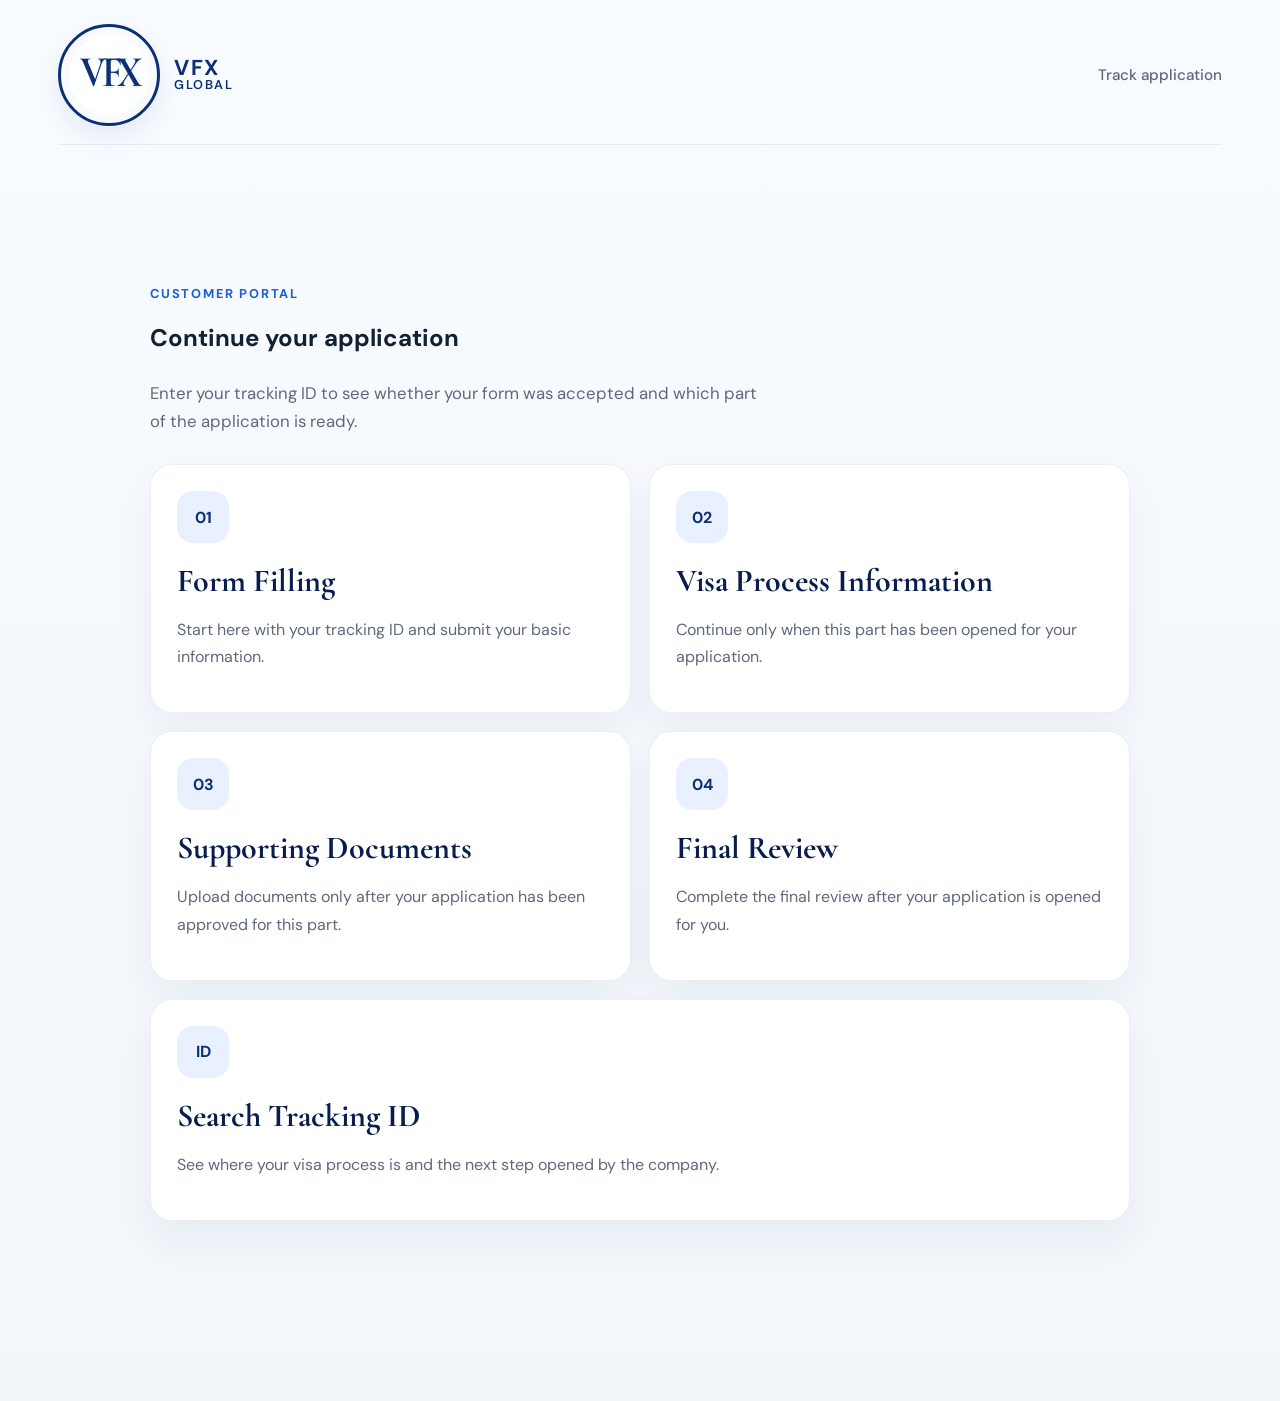
<file: index.html>
<!DOCTYPE html>
<html lang="en">
  <head>
    <meta charset="UTF-8" />
    <meta name="viewport" content="width=device-width, initial-scale=1.0" />
    <title>VFX Global | Customer Portal</title>
    <link rel="preconnect" href="https://fonts.googleapis.com" />
    <link rel="preconnect" href="https://fonts.gstatic.com" crossorigin />
    <link href="https://fonts.googleapis.com/css2?family=DM+Sans:wght@400;500;600;700&family=Cormorant+Garamond:wght@600;700&display=swap" rel="stylesheet" />
    <link rel="stylesheet" href="styles.css" />
  </head>
  <body>
    <div class="page-shell portal-shell">
      <header class="site-header">
        <div class="brand-wrap" aria-label="VFX Global home">
          <div class="brand-logo" aria-hidden="true"><span>VFX</span></div>
          <div class="brand-text"><strong>VFX</strong><span>GLOBAL</span></div>
        </div>
        <nav class="main-nav" aria-label="Customer pages">
          <a href="tracking-id.html">Track application</a>
        </nav>
      </header>

      <main class="portal-main">
        <section id="customer-content" class="portal-content">
          <div class="section-heading compact">
            <p class="eyebrow">Customer portal</p>
            <h1>Continue your application</h1>
            <p class="lead">Enter your tracking ID to see whether your form was accepted and which part of the application is ready.</p>
          </div>
          <div class="portal-grid">
            <a class="portal-card" href="tracking-id.html"><span class="number">01</span><h2>Form Filling</h2><p>Start here with your tracking ID and submit your basic information.</p></a>
            <a class="portal-card" href="tracking-id.html"><span class="number">02</span><h2>Visa Process Information</h2><p>Continue only when this part has been opened for your application.</p></a>
            <a class="portal-card" href="tracking-id.html"><span class="number">03</span><h2>Supporting Documents</h2><p>Upload documents only after your application has been approved for this part.</p></a>
            <a class="portal-card" href="tracking-id.html"><span class="number">04</span><h2>Final Review</h2><p>Complete the final review after your application is opened for you.</p></a>
            <a class="portal-card portal-card-wide" href="tracking-id.html"><span class="number">ID</span><h2>Search Tracking ID</h2><p>See where your visa process is and the next step opened by the company.</p></a>
          </div>
        </section>
      </main>
    </div>
  </body>
</html>
</file>
<file: styles.css>
:root {
  --primary: #0d2f75;
  --primary-deep: #081d4d;
  --primary-soft: #e9f0ff;
  --accent: #1b5ed7;
  --text: #122033;
  --muted: #5f697b;
  --line: #dfe7f3;
  --bg: #f4f7fb;
  --white: #ffffff;
  --success: #1e9e64;
  --shadow: 0 22px 60px rgba(10, 32, 75, 0.12);
}

* {
  box-sizing: border-box;
}

html {
  scroll-behavior: smooth;
}

body {
  margin: 0;
  font-family: "DM Sans", sans-serif;
  background: linear-gradient(180deg, #f8fbff 0%, #f2f6fb 100%);
  color: var(--text);
}

a {
  color: inherit;
  text-decoration: none;
}

img {
  max-width: 100%;
  display: block;
}

button,
input,
select,
textarea {
  font: inherit;
}

.page-shell {
  max-width: 1220px;
  margin: 0 auto;
  padding: 0 28px 40px;
}

.site-header {
  display: flex;
  align-items: center;
  justify-content: space-between;
  padding: 24px 0 18px;
  border-bottom: 1px solid rgba(13, 47, 117, 0.08);
  gap: 18px;
}
.customer-login-screen {
  min-height: calc(100vh - 150px);
  display: grid;
  place-items: center;
  padding: 60px 0;
}
.customer-login-card {
  width: min(100%, 560px);
  background: rgba(255, 255, 255, 0.94);
  border: 1px solid rgba(13, 47, 117, 0.08);
  border-radius: 28px;
  padding: 42px;
  box-shadow: var(--shadow);
}
.customer-login-card h1 {
  margin: 0;
  color: var(--primary-deep);
  font-family: "Cormorant Garamond", serif;
  font-size: clamp(2.6rem, 5vw, 4.4rem);
  line-height: 0.94;
  letter-spacing: -0.05em;
}
.customer-login-card > p:not(.eyebrow) {
  margin: 20px 0 0;
  color: var(--muted);
  line-height: 1.7;
}
.customer-login-form {
  display: grid;
  gap: 12px;
  margin-top: 28px;
}

.portal-main,
.step-main,
.tracking-main {
  min-height: 70vh;
  padding: 70px 0;
}

.portal-content {
  max-width: 980px;
  margin: 0 auto;
  padding: 70px 0;
}

.portal-grid {
  display: grid;
  grid-template-columns: repeat(2, minmax(0, 1fr));
  gap: 18px;
}

.portal-card {
  display: block;
  padding: 26px;
  border: 1px solid rgba(13, 47, 117, 0.08);
  border-radius: 22px;
  background: var(--white);
  box-shadow: 0 18px 40px rgba(12, 31, 68, 0.05);
}

.portal-card-wide {
  grid-column: 1 / -1;
}

.portal-card h2 {
  margin: 18px 0 10px;
  color: var(--primary-deep);
  font-family: "Cormorant Garamond", serif;
  font-size: 2rem;
}

.portal-card p,
.step-heading p,
.tracking-search-card > p {
  color: var(--muted);
  line-height: 1.7;
}

.step-main,
.tracking-main {
  max-width: 900px;
  margin: 0 auto;
}

.step-heading {
  display: flex;
  align-items: flex-start;
  gap: 20px;
  margin-bottom: 28px;
}

.step-heading h1,
.tracking-search-card h1 {
  margin: 0;
  color: var(--primary-deep);
  font-family: "Cormorant Garamond", serif;
  font-size: clamp(2.8rem, 5vw, 4.6rem);
  line-height: 0.94;
}

.step-heading .eyebrow {
  margin-bottom: 12px;
}

.step-form,
.tracking-search-card {
  padding: 30px;
  border: 1px solid rgba(13, 47, 117, 0.08);
  border-radius: 24px;
  background: rgba(255, 255, 255, 0.94);
  box-shadow: var(--shadow);
}

.privacy-note,
.whatsapp-box {
  margin: 20px 0 0;
  padding: 14px 16px;
  border-radius: 12px;
  background: var(--primary-soft);
  color: var(--muted);
  line-height: 1.6;
}

.whatsapp-box {
  display: grid;
  gap: 6px;
}

.whatsapp-box strong {
  color: var(--primary-deep);
}

.tracking-search-form {
  display: grid;
  gap: 12px;
  margin-top: 28px;
}

.tracking-result {
  margin-top: 24px;
  padding: 24px;
  border-radius: 18px;
  background: #f5f8ff;
}

.tracking-result h2 {
  margin: 16px 0 8px;
  color: var(--primary-deep);
}

.tracking-result p {
  color: var(--muted);
  line-height: 1.7;
}

.tracking-result .primary-btn {
  margin-top: 8px;
}
.login-message,
.payment-message,
.settings-message {
  min-height: 1.4em;
  margin: 4px 0 0;
  color: var(--muted);
  font-size: 0.86rem;
}

.brand-wrap {
  display: flex;
  align-items: center;
  gap: 14px;
}

.brand-logo {
  width: 102px;
  height: 102px;
  border: 3px solid var(--primary);
  border-radius: 50%;
  display: flex;
  align-items: center;
  justify-content: center;
  background: rgba(255, 255, 255, 0.94);
  box-shadow: inset 0 0 0 8px rgba(13, 47, 117, 0.025), 0 10px 26px rgba(13, 47, 117, 0.08);
  overflow: hidden;
}

.brand-logo.small {
  width: 64px;
  height: 64px;
}

.brand-logo span {
  display: inline-block;
  font-family: "Cormorant Garamond", serif;
  font-size: 2.45rem;
  font-weight: 700;
  letter-spacing: -0.11em;
  color: var(--primary);
  transform: translateY(-2px) scaleY(1.12);
  line-height: 1;
  text-shadow: 0 1px 0 rgba(13, 47, 117, 0.08);
}

.brand-text {
  display: flex;
  flex-direction: column;
  line-height: 1;
  text-transform: uppercase;
}

.brand-text strong,
.brand-text span {
  font-size: 1.1rem;
  letter-spacing: 0.08em;
  color: var(--primary);
}

.brand-text strong {
  font-weight: 700;
  font-size: 1.35rem;
}

.brand-text span {
  font-weight: 600;
  letter-spacing: 0.12em;
  font-size: 0.8rem;
}

.main-nav {
  display: flex;
  gap: 28px;
  align-items: center;
  color: var(--muted);
  font-size: 0.95rem;
  font-weight: 500;
}

.main-nav a {
  transition: color 0.2s ease;
}

.main-nav a:hover {
  color: var(--primary);
}

.header-button,
.primary-btn,
.secondary-btn,
.submit-btn,
#copy-tracking {
  display: inline-flex;
  align-items: center;
  justify-content: center;
  border-radius: 999px;
  font-weight: 700;
  transition: transform 0.2s ease, box-shadow 0.2s ease;
}

.header-button,
.primary-btn,
.submit-btn {
  background: linear-gradient(135deg, var(--primary), var(--accent));
  color: var(--white);
  box-shadow: 0 18px 36px rgba(19, 56, 130, 0.22);
}

.submit-btn:disabled {
  cursor: not-allowed;
  opacity: 0.48;
  box-shadow: none;
  transform: none;
}

.header-button {
  padding: 0.9rem 1.5rem;
  font-size: 0.9rem;
}

.primary-btn,
.submit-btn {
  padding: 1.05rem 1.6rem;
  font-size: 0.96rem;
}

.secondary-btn {
  padding: 1.05rem 1.5rem;
  border: 1px solid var(--line);
  background: var(--white);
  color: var(--primary);
}

.header-button:hover,
.primary-btn:hover,
.secondary-btn:hover,
.submit-btn:hover,
#copy-tracking:hover {
  transform: translateY(-1px);
}

.hero {
  display: grid;
  grid-template-columns: 1.15fr 0.85fr;
  align-items: center;
  gap: 40px;
  padding: 70px 0 40px;
}

.eyebrow {
  margin: 0 0 18px;
  color: var(--accent);
  font-size: 0.8rem;
  font-weight: 700;
  letter-spacing: 0.14em;
  text-transform: uppercase;
}

.hero-copy h1 {
  margin: 0;
  font-family: "Cormorant Garamond", serif;
  font-size: clamp(3.4rem, 6vw, 6rem);
  line-height: 0.9;
  letter-spacing: -0.05em;
  color: var(--primary-deep);
}

.hero-copy h1 span {
  color: var(--primary);
}

.lead {
  max-width: 620px;
  margin: 26px 0 0;
  color: var(--muted);
  font-size: 1.05rem;
  line-height: 1.7;
}

.hero-actions {
  display: flex;
  gap: 14px;
  flex-wrap: wrap;
  margin-top: 28px;
}

.stats-list {
  list-style: none;
  padding: 0;
  margin: 38px 0 0;
  display: grid;
  grid-template-columns: repeat(3, minmax(110px, 1fr));
  gap: 18px;
}

.stats-list li {
  padding-top: 16px;
  border-top: 1px solid rgba(13, 47, 117, 0.1);
}

.stats-list strong {
  display: block;
  font-size: 1.7rem;
  color: var(--primary-deep);
}

.stats-list span {
  display: block;
  margin-top: 8px;
  color: var(--muted);
  font-size: 0.82rem;
  line-height: 1.5;
}

.success-message {
  display: grid;
  gap: 8px;
  margin-top: 20px;
  padding: 20px;
  border: 1px solid rgba(30, 158, 100, 0.22);
  border-radius: 16px;
  background: rgba(30, 158, 100, 0.07);
  color: var(--muted);
}

.login-message:has(.tracking-id-card) {
  display: grid;
  gap: 18px;
  margin-top: 24px;
  padding: 20px;
  border: 1px solid rgba(30, 158, 100, 0.24);
  border-radius: 18px;
  background: #f5fbf7;
}

.result-heading {
  display: flex;
  align-items: flex-start;
  gap: 12px;
}

.result-icon {
  display: grid;
  flex: 0 0 auto;
  width: 30px;
  height: 30px;
  place-items: center;
  border-radius: 50%;
  background: var(--success);
  color: var(--white);
  font-size: 0.85rem;
  font-weight: 800;
}

.success-title {
  color: var(--success);
  font-size: 1.05rem;
  font-weight: 800;
}

.success-copy {
  line-height: 1.6;
}

.generated-tracking-label {
  margin-top: 6px;
  color: var(--muted);
  font-size: 0.74rem;
  font-weight: 700;
  letter-spacing: 0.1em;
  text-transform: uppercase;
}

.generated-tracking-id {
  display: block;
  margin: 6px 0 14px;
  color: var(--primary-deep);
  font-size: clamp(1.5rem, 4vw, 2rem);
  letter-spacing: 0.08em;
}

.tracking-id-card {
  padding: 16px 18px;
  border: 1px solid rgba(13, 47, 117, 0.12);
  border-radius: 14px;
  background: var(--white);
}

.copy-generated-tracking {
  width: fit-content;
  border: 0;
  border-radius: 9px;
  padding: 0.75rem 1rem;
  background: var(--primary);
  color: var(--white);
  font-weight: 700;
  cursor: pointer;
}

.copy-generated-tracking.is-copying,
.copy-payment.is-copying,
#copy-tracking.is-copying {
  animation: copyPulse 0.35s ease;
}

@keyframes copyPulse {
  0% { transform: scale(1); }
  50% { transform: scale(0.94); box-shadow: 0 0 0 5px rgba(27, 94, 215, 0.16); }
  100% { transform: scale(1); }
}

.hero-panel {
  position: relative;
  min-height: 480px;
  display: flex;
  align-items: center;
  justify-content: center;
}

.panel-glow {
  position: absolute;
  inset: 10% 10% 12% 10%;
  background: linear-gradient(135deg, rgba(165, 192, 255, 0.36), rgba(16, 93, 255, 0.08));
  border-radius: 36px;
  filter: blur(36px);
}

.panel-card {
  position: relative;
  width: min(100%, 470px);
  background: rgba(255, 255, 255, 0.86);
  backdrop-filter: blur(12px);
  border: 1px solid rgba(13, 47, 117, 0.08);
  border-radius: 28px;
  padding: 32px 28px;
  box-shadow: var(--shadow);
}

.panel-tag {
  display: inline-flex;
  padding: 0.42rem 0.8rem;
  border-radius: 999px;
  background: var(--primary-soft);
  color: var(--primary);
  font-size: 0.72rem;
  font-weight: 700;
  letter-spacing: 0.08em;
  text-transform: uppercase;
}

.panel-card h2 {
  margin: 18px 0 20px;
  font-family: "Cormorant Garamond", serif;
  font-size: clamp(2rem, 3vw, 3rem);
  line-height: 0.94;
  letter-spacing: -0.04em;
  color: var(--primary-deep);
}

.mini-info {
  display: grid;
  grid-template-columns: repeat(2, minmax(0, 1fr));
  gap: 16px;
  padding: 18px 0 22px;
  border-top: 1px solid rgba(13, 47, 117, 0.08);
  border-bottom: 1px solid rgba(13, 47, 117, 0.08);
}

.mini-info small {
  display: block;
  color: var(--muted);
  font-size: 0.72rem;
  letter-spacing: 0.08em;
  text-transform: uppercase;
}

.mini-info strong {
  display: block;
  margin-top: 8px;
  color: var(--primary-deep);
  font-size: 1.06rem;
}

.mini-progress {
  padding-top: 18px;
}

.progress-head {
  display: flex;
  justify-content: space-between;
  align-items: center;
  gap: 16px;
  margin-bottom: 10px;
  color: var(--muted);
  font-size: 0.86rem;
}

.progress-head strong {
  color: var(--primary);
}

.progress-bar {
  width: 100%;
  height: 12px;
  background: rgba(13, 47, 117, 0.08);
  border-radius: 999px;
  overflow: hidden;
}

.progress-bar span {
  display: block;
  width: 82%;
  height: 100%;
  background: linear-gradient(135deg, var(--primary), var(--accent));
  border-radius: inherit;
}

.service-strip {
  display: grid;
  grid-template-columns: repeat(3, minmax(0, 1fr));
  gap: 18px;
  padding: 18px 0 10px;
}

.strip-card {
  display: flex;
  align-items: center;
  gap: 16px;
  padding: 20px 22px;
  background: rgba(255, 255, 255, 0.8);
  border: 1px solid rgba(13, 47, 117, 0.06);
  border-radius: 20px;
  box-shadow: 0 16px 36px rgba(14, 30, 72, 0.05);
}

.icon {
  width: 46px;
  height: 46px;
  display: grid;
  place-items: center;
  border-radius: 50%;
  background: var(--primary-soft);
  color: var(--primary);
  font-size: 1.1rem;
}

.strip-card h3 {
  margin: 0;
  font-size: 1.1rem;
  color: var(--primary-deep);
}

.strip-card p {
  margin: 7px 0 0;
  color: var(--muted);
  font-size: 0.88rem;
  line-height: 1.5;
}

.info-section,
.application-section {
  padding-top: 90px;
}

.section-heading {
  margin-bottom: 28px;
}

.section-heading h2 {
  margin: 0;
  font-family: "Cormorant Garamond", serif;
  font-size: clamp(2.5rem, 4vw, 3.5rem);
  line-height: 0.95;
  letter-spacing: -0.05em;
  color: var(--primary-deep);
}

.pricing-section {
  padding-top: 90px;
}

.pricing-grid {
  display: grid;
  grid-template-columns: repeat(4, minmax(0, 1fr));
  gap: 18px;
}

.pricing-card {
  background: var(--white);
  border: 1px solid rgba(13, 47, 117, 0.08);
  border-radius: 24px;
  padding: 26px 22px;
  box-shadow: 0 18px 40px rgba(12, 31, 68, 0.04);
}

.pricing-card.highlight {
  background: linear-gradient(135deg, rgba(13, 47, 117, 0.96), rgba(27, 94, 215, 0.9));
  color: var(--white);
}

.pricing-card .tag {
  display: inline-block;
  padding: 0.45rem 0.8rem;
  border-radius: 999px;
  background: rgba(255, 255, 255, 0.12);
  font-size: 0.7rem;
  font-weight: 700;
  letter-spacing: 0.08em;
  text-transform: uppercase;
}

.pricing-card h3 {
  margin: 18px 0 12px;
  font-size: clamp(2rem, 3vw, 2.7rem);
}

.pricing-card p {
  margin: 0;
  color: inherit;
  opacity: 0.88;
  line-height: 1.7;
}

.process-grid {
  display: grid;
  grid-template-columns: repeat(4, minmax(0, 1fr));
  gap: 18px;
}

.process-card {
  background: var(--white);
  border: 1px solid rgba(13, 47, 117, 0.08);
  border-radius: 24px;
  padding: 24px 22px;
  box-shadow: 0 20px 40px rgba(16, 30, 62, 0.04);
}

.number {
  display: inline-flex;
  width: 52px;
  height: 52px;
  border-radius: 16px;
  align-items: center;
  justify-content: center;
  background: var(--primary-soft);
  color: var(--primary);
  font-weight: 700;
}

.process-card h3 {
  margin: 18px 0 10px;
  font-size: 1.25rem;
  color: var(--primary-deep);
}

.process-card p {
  margin: 0;
  color: var(--muted);
  line-height: 1.7;
  font-size: 0.95rem;
}

.form-shell {
  display: grid;
  grid-template-columns: 1.4fr 0.6fr;
  gap: 26px;
  align-items: start;
}

#visa-form {
  background: rgba(255, 255, 255, 0.9);
  border: 1px solid rgba(13, 47, 117, 0.08);
  border-radius: 28px;
  padding: 28px;
  box-shadow: var(--shadow);
}

.form-grid {
  display: grid;
  grid-template-columns: repeat(2, minmax(0, 1fr));
  gap: 20px 18px;
}

.form-actions {
  display: flex;
  justify-content: space-between;
  align-items: center;
  gap: 14px;
  margin-top: 24px;
}

.form-actions .submit-btn {
  width: auto;
  min-width: 190px;
  margin-top: 0;
}

.document-list {
  display: grid;
  gap: 12px;
  margin-top: 22px;
}

.document-item {
  display: grid;
  grid-template-columns: minmax(0, 1fr) auto auto;
  align-items: center;
  gap: 16px;
  padding: 16px;
  border: 1px solid var(--line);
  border-radius: 14px;
  background: #f9fbff;
}

.document-item strong,
.document-item small {
  display: block;
}

.document-item small {
  margin-top: 5px;
  color: var(--muted);
  line-height: 1.45;
}

.document-requirement,
.upload-status {
  display: inline-flex;
  align-items: center;
  width: fit-content;
  margin-top: 7px;
  padding: 0.32rem 0.58rem;
  border-radius: 999px;
  font-size: 0.7rem;
  font-weight: 800;
  letter-spacing: 0.04em;
  text-transform: uppercase;
}

.document-requirement.required {
  background: rgba(214, 74, 95, 0.1);
  color: #b34052;
}

.document-requirement.optional {
  background: rgba(95, 105, 123, 0.12);
  color: var(--muted);
}

.upload-status {
  margin-top: 0;
  background: rgba(255, 171, 44, 0.13);
  color: #a96c00;
}

.document-item input[type="file"] {
  max-width: 220px;
  padding: 0.55rem;
  font-size: 0.78rem;
}

.declaration-field label {
  display: flex;
  align-items: flex-start;
  gap: 10px;
  padding: 15px;
  border: 1px solid var(--line);
  border-radius: 12px;
  background: #f9fbff;
  line-height: 1.5;
}

.declaration-field input {
  width: auto;
  margin: 3px 0 0;
}

.signature-date {
  margin: 20px 0 0;
  color: var(--muted);
  font-size: 0.88rem;
}

.final-review-summary {
  margin-top: 22px;
  padding: 22px;
  border: 1px solid rgba(13, 47, 117, 0.12);
  border-radius: 18px;
  background: #f5f8ff;
}

.final-review-summary h2 {
  margin: 0 0 16px;
  color: var(--primary-deep);
  font-family: "Cormorant Garamond", serif;
  font-size: 2rem;
}

.final-review-summary dl {
  display: grid;
  grid-template-columns: minmax(130px, 0.35fr) minmax(0, 1fr);
  gap: 10px 18px;
  margin: 0;
}

.final-review-summary dt {
  color: var(--muted);
  font-size: 0.82rem;
  font-weight: 700;
}

.final-review-summary dd {
  margin: 0;
  color: var(--text);
  line-height: 1.5;
}

.field {
  min-width: 0;
}

.field-full {
  grid-column: 1 / -1;
}

label {
  display: block;
  margin-bottom: 8px;
  color: var(--primary-deep);
  font-size: 0.8rem;
  font-weight: 700;
  letter-spacing: 0.02em;
}

label span {
  color: #d64a5f;
}

input,
select,
textarea {
  width: 100%;
  border: 1px solid var(--line);
  border-radius: 14px;
  background: #f9fbff;
  padding: 0.9rem 1rem;
  color: var(--text);
  transition: border-color 0.2s ease, box-shadow 0.2s ease;
}

textarea {
  min-height: 120px;
  resize: vertical;
}

input:focus,
select:focus,
textarea:focus {
  border-color: rgba(13, 47, 117, 0.4);
  box-shadow: 0 0 0 4px rgba(27, 94, 215, 0.09);
  outline: none;
}

.payment-options {
  display: grid;
  grid-template-columns: repeat(2, minmax(0, 1fr));
  gap: 10px;
}

.payment-choice {
  position: relative;
  cursor: pointer;
  margin: 0;
}

.payment-choice input {
  position: absolute;
  opacity: 0;
  pointer-events: none;
}

.payment-choice span {
  display: flex;
  align-items: center;
  justify-content: center;
  min-height: 52px;
  border: 1px solid var(--line);
  border-radius: 12px;
  background: #f6f9ff;
  color: var(--muted);
  font-weight: 600;
  transition: all 0.2s ease;
}

.payment-choice input:checked + span {
  background: var(--primary-soft);
  border-color: rgba(13, 47, 117, 0.22);
  color: var(--primary);
}
.payment-method-card {
  display: grid;
  gap: 10px;
  padding: 12px;
  border: 1px solid var(--line);
  border-radius: 14px;
  background: #f9fbff;
}

.payment-field {
  margin-top: 8px;
  padding-top: 20px;
  border-top: 1px solid rgba(13, 47, 117, 0.08);
}

.form-grid > .field:has(#payment-screenshot) {
  order: 11;
}

.screenshot-field {
  order: 11;
}

.payment-field {
  order: 10;
}

.fee-summary {
  display: flex;
  align-items: center;
  justify-content: space-between;
  gap: 16px;
  margin-top: 12px;
  padding: 14px 16px;
  border: 1px solid rgba(13, 47, 117, 0.1);
  border-radius: 12px;
  background: linear-gradient(135deg, #f1f6ff, #ffffff);
  color: var(--muted);
}

.fee-summary strong {
  color: var(--primary-deep);
  font-size: 1rem;
}
.payment-detail-row {
  display: flex;
  align-items: center;
  justify-content: space-between;
  gap: 12px;
  padding: 14px;
  border: 1px solid rgba(13, 47, 117, 0.1);
  border-radius: 10px;
  background: var(--white);
  color: var(--primary-deep);
  overflow-wrap: anywhere;
}

.payment-detail-copy {
  min-width: 0;
}

.payment-detail-label {
  display: block;
  margin-bottom: 5px;
  color: var(--muted);
  font-size: 0.72rem;
  font-weight: 700;
  letter-spacing: 0.08em;
  text-transform: uppercase;
}

.payment-detail-copy strong {
  display: block;
  font-size: 1.05rem;
  word-break: break-word;
}
.copy-payment {
  flex: 0 0 auto;
  border: 0;
  border-radius: 8px;
  padding: 0.55rem 0.75rem;
  background: var(--primary-soft);
  color: var(--primary);
  font-size: 0.78rem;
  font-weight: 700;
  cursor: pointer;
}

.upload-box {
  margin-top: 10px;
}

.upload-wrap {
  display: flex;
  align-items: center;
  gap: 12px;
  flex-wrap: wrap;
  padding: 10px 12px;
  border: 1px solid var(--line);
  border-radius: 14px;
  background: #f9fbff;
}

#document-upload {
  position: absolute;
  width: 1px;
  height: 1px;
  opacity: 0;
  pointer-events: none;
}

#payment-ss {
  position: absolute;
  width: 1px;
  height: 1px;
  opacity: 0;
  pointer-events: none;
}

#payment-screenshot {
  position: absolute;
  width: 1px;
  height: 1px;
  opacity: 0;
  pointer-events: none;
}

.info-box {
  border: 1px solid var(--line);
  border-radius: 14px;
  background: #f6f9ff;
  padding: 1rem 1.1rem;
  color: var(--muted);
  line-height: 1.7;
}

.upload-button {
  display: inline-flex;
  align-items: center;
  justify-content: center;
  min-height: 44px;
  padding: 0.8rem 1rem;
  border-radius: 12px;
  background: var(--primary);
  color: var(--white);
  font-weight: 700;
  cursor: pointer;
  user-select: none;
  box-shadow: 0 8px 18px rgba(13, 47, 117, 0.16);
  transition: transform 0.2s ease, background 0.2s ease;
}

.upload-button:hover {
  background: var(--accent);
  transform: translateY(-1px);
}

#upload-name {
  color: var(--muted);
  font-size: 0.9rem;
}

.submit-btn {
  width: 100%;
  border: 0;
  margin-top: 20px;
  cursor: pointer;
}

.side-note {
  position: sticky;
  top: 24px;
}

.note-card {
  background: linear-gradient(180deg, #172d68 0%, #0d204b 100%);
  color: var(--white);
  border-radius: 28px;
  padding: 28px 24px;
  box-shadow: var(--shadow);
}

.note-card .title {
  margin: 0 0 12px;
  font-size: 0.7rem;
  font-weight: 700;
  letter-spacing: 0.12em;
  text-transform: uppercase;
  opacity: 0.8;
}

.note-card h3 {
  margin: 0;
  font-size: clamp(1.8rem, 2vw, 2.5rem);
  font-family: "Cormorant Garamond", serif;
  letter-spacing: -0.04em;
}

.note-card p {
  margin: 16px 0 0;
  color: rgba(255, 255, 255, 0.8);
  line-height: 1.7;
}

.tracking-box {
  margin-top: 22px;
  background: rgba(255, 255, 255, 0.09);
  border: 1px solid rgba(255, 255, 255, 0.12);
  border-radius: 18px;
  padding: 18px 16px;
}

.tracking-box span {
  display: block;
  color: rgba(255, 255, 255, 0.7);
  font-size: 0.75rem;
  letter-spacing: 0.12em;
  text-transform: uppercase;
}

.tracking-box strong {
  display: block;
  margin-top: 8px;
  font-size: 1.2rem;
  letter-spacing: 0.08em;
}

#copy-tracking {
  margin-top: 14px;
  width: 100%;
  padding: 0.8rem 1rem;
  border: 0;
  background: rgba(255, 255, 255, 0.12);
  color: var(--white);
  cursor: pointer;
}

.agent-dashboard {
  margin-top: 80px;
  padding-top: 20px;
}

.dashboard-topbar {
  display: flex;
  justify-content: space-between;
  align-items: center;
  gap: 16px;
  flex-wrap: wrap;
  margin-bottom: 18px;
}

.filter-group {
  display: flex;
  align-items: center;
  gap: 10px;
  flex-wrap: wrap;
}

.filter-label {
  color: var(--muted);
  font-size: 0.8rem;
  font-weight: 700;
}

.filter-btn {
  border: 1px solid var(--line);
  background: var(--white);
  color: var(--muted);
  border-radius: 999px;
  padding: 0.6rem 0.9rem;
  font-size: 0.8rem;
  font-weight: 700;
  cursor: pointer;
}

.filter-btn.active {
  background: var(--primary-soft);
  border-color: rgba(13, 47, 117, 0.15);
  color: var(--primary);
}

.summary-pill {
  display: inline-flex;
  align-items: center;
  justify-content: center;
  min-width: 120px;
  padding: 0.7rem 1rem;
  border-radius: 999px;
  background: linear-gradient(135deg, rgba(13, 47, 117, 0.08), rgba(27, 94, 215, 0.08));
  color: var(--primary);
  font-weight: 700;
}

.application-list {
  display: grid;
  gap: 16px;
}

.application-card {
  display: grid;
  grid-template-columns: 1.2fr 0.8fr 0.9fr 0.7fr;
  gap: 18px;
  align-items: center;
  background: rgba(255, 255, 255, 0.92);
  border: 1px solid rgba(13, 47, 117, 0.08);
  border-radius: 22px;
  padding: 18px 20px;
  box-shadow: 0 18px 45px rgba(11, 23, 48, 0.04);
}

.app-main h3 {
  margin: 0;
  font-size: 1.15rem;
  color: var(--primary-deep);
}

.app-main p,
.app-meta,
.app-status,
.app-date {
  margin: 0;
  color: var(--muted);
  font-size: 0.9rem;
  line-height: 1.6;
}

.app-meta {
  display: flex;
  flex-wrap: wrap;
  gap: 10px;
  margin-top: 6px;
}

.app-status {
  font-weight: 700;
}

.status-badge {
  display: inline-flex;
  align-items: center;
  justify-content: center;
  min-width: 126px;
  padding: 0.55rem 0.8rem;
  border-radius: 999px;
  font-size: 0.74rem;
  letter-spacing: 0.06em;
  text-transform: uppercase;
  font-weight: 800;
}

.status-pending {
  background: rgba(255, 171, 44, 0.12);
  color: #a96c00;
}

.status-approved {
  background: rgba(30, 158, 100, 0.12);
  color: var(--success);
}

.status-docs {
  background: rgba(27, 94, 215, 0.1);
  color: var(--accent);
}

.app-actions {
  display: flex;
  gap: 8px;
  justify-content: flex-end;
  flex-wrap: wrap;
}

.action-btn {
  border: 0;
  border-radius: 10px;
  padding: 0.7rem 0.9rem;
  font-size: 0.76rem;
  font-weight: 700;
  cursor: pointer;
}

.action-btn.approve {
  background: rgba(30, 158, 100, 0.12);
  color: var(--success);
}

.action-btn.reject {
  background: rgba(214, 74, 95, 0.09);
  color: #b34052;
}

.action-btn.review {
  background: var(--primary-soft);
  color: var(--primary);
}

.agent-body {
  background: linear-gradient(135deg, #eef5ff 0%, #f7f8fb 100%);
}

.agent-shell {
  max-width: 1200px;
  margin: 0 auto;
  padding: 24px 24px 60px;
}

.agent-header {
  display: flex;
  align-items: center;
  justify-content: space-between;
  gap: 16px;
  margin-bottom: 32px;
  padding-bottom: 18px;
  border-bottom: 1px solid rgba(13, 47, 117, 0.08);
}

.agent-brand {
  display: inline-flex;
  align-items: center;
  gap: 12px;
}

.mini-link {
  color: var(--primary);
  font-weight: 700;
}

.agent-main {
  display: grid;
  place-items: center;
  min-height: 70vh;
}

.auth-card,
.dashboard-card {
  width: min(100%, 980px);
  background: rgba(255, 255, 255, 0.9);
  border: 1px solid rgba(13, 47, 117, 0.08);
  border-radius: 28px;
  box-shadow: var(--shadow);
}

.auth-card {
  display: grid;
  grid-template-columns: 1.1fr 0.9fr;
  padding: 38px;
  gap: 30px;
}

.auth-copy {
  padding: 10px 10px 10px 0;
}

.auth-copy h1 {
  margin: 0 0 18px;
  color: var(--primary-deep);
  font-family: "Cormorant Garamond", serif;
  font-size: clamp(2.6rem, 4vw, 4rem);
  line-height: 0.94;
  letter-spacing: -0.05em;
}

.auth-copy p:last-child {
  color: var(--muted);
  line-height: 1.8;
  max-width: 500px;
}

.login-form {
  display: grid;
  gap: 12px;
  background: linear-gradient(180deg, #f9fbff 0%, #f2f7ff 100%);
  border: 1px solid rgba(13, 47, 117, 0.07);
  border-radius: 22px;
  padding: 24px 20px;
}

.login-form label {
  margin-bottom: 0;
}

.login-form input {
  margin-top: 4px;
}

.demo-text {
  margin: 0;
  color: var(--muted);
  font-size: 0.8rem;
  text-align: center;
}

.dashboard-card {
  padding: 28px;
}

.panel-topbar {
  display: flex;
  justify-content: space-between;
  align-items: center;
  gap: 18px;
  margin-bottom: 18px;
}

.panel-topbar h2 {
  margin: 0;
  color: var(--primary-deep);
  font-family: "Cormorant Garamond", serif;
  font-size: clamp(2.2rem, 3vw, 3rem);
  letter-spacing: -0.04em;
}

.eyebrow.dark {
  color: var(--primary);
}

.logout-btn {
  border: 1px solid rgba(13, 47, 117, 0.12);
  background: #fff;
  color: var(--primary);
  border-radius: 999px;
  padding: 0.8rem 1rem;
  font-weight: 700;
  cursor: pointer;
}

.dashboard-stats {
  display: grid;
  grid-template-columns: repeat(3, minmax(0, 1fr));
  gap: 14px;
  margin-bottom: 24px;
}
.payment-settings {
  display: grid;
  grid-template-columns: 0.8fr 1.2fr;
  gap: 24px;
  margin: 24px 0;
  padding: 24px;
  border: 1px solid rgba(13, 47, 117, 0.08);
  border-radius: 20px;
  background: #f8fbff;
}

.customer-settings {
  display: grid;
  grid-template-columns: 0.8fr 1.2fr;
  gap: 24px;
  margin: 24px 0;
  padding: 24px;
  border: 1px solid rgba(13, 47, 117, 0.08);
  border-radius: 20px;
  background: #f8fbff;
}
.payment-settings h3 {
  margin: 0;
  color: var(--primary-deep);
  font-size: 1.35rem;
}
.settings-help {
  margin: 10px 0 0;
  color: var(--muted);
  line-height: 1.6;
}
.payment-settings-form {
  display: grid;
  gap: 10px;
}
.payment-settings-form .submit-btn {
  margin-top: 4px;
}

.stat-box {
  background: linear-gradient(135deg, #f8faff 0%, #edf3ff 100%);
  border: 1px solid rgba(13, 47, 117, 0.08);
  border-radius: 18px;
  padding: 18px 16px;
}

.stat-box span {
  display: block;
  color: var(--muted);
  font-size: 0.75rem;
  text-transform: uppercase;
  letter-spacing: 0.12em;
}

.stat-box strong {
  display: block;
  margin-top: 8px;
  font-size: 2rem;
  color: var(--primary-deep);
}

.table-wrap {
  overflow-x: auto;
}

.applications-table {
  width: 100%;
  border-collapse: collapse;
  background: white;
  border-radius: 16px;
  overflow: hidden;
}

.applications-table th,
.applications-table td {
  text-align: left;
  padding: 16px 14px;
  border-bottom: 1px solid rgba(13, 47, 117, 0.08);
}

.applications-table th {
  background: #f4f8ff;
  color: var(--primary-deep);
  font-size: 0.78rem;
  letter-spacing: 0.08em;
  text-transform: uppercase;
}

.applications-table td {
  color: var(--text);
  font-size: 0.94rem;
}

.applications-table td small {
  display: block;
  margin-top: 6px;
  color: var(--muted);
  line-height: 1.5;
}

.agent-current-stage {
  display: block;
  color: var(--primary-deep);
  font-weight: 800;
}

.agent-activity {
  color: var(--muted);
  font-size: 0.8rem;
}

.applications-table td .application-step {
  display: block;
  min-width: 170px;
  margin-bottom: 8px;
}

.applications-table select {
  min-width: 170px;
  padding: 0.65rem 0.7rem;
  border-radius: 9px;
}

.save-application {
  border: 0;
  border-radius: 9px;
  padding: 0.65rem 0.85rem;
  background: var(--primary);
  color: var(--white);
  font-weight: 700;
  cursor: pointer;
}

.delete-application {
  margin-left: 8px;
  border: 0;
  border-radius: 9px;
  padding: 0.65rem 0.85rem;
  background: rgba(214, 74, 95, 0.1);
  color: #b34052;
  cursor: pointer;
}

td .status-badge {
  min-width: 110px;
}

.td-actions {
  display: flex;
  gap: 8px;
  flex-wrap: wrap;
}

.td-actions button {
  border: 0;
  border-radius: 10px;
  padding: 0.6rem 0.7rem;
  font-size: 0.72rem;
  font-weight: 700;
  cursor: pointer;
}

.td-actions .approve {
  background: rgba(30, 158, 100, 0.12);
  color: var(--success);
}

.td-actions .reject {
  background: rgba(214, 74, 95, 0.1);
  color: #b34052;
}

.site-footer {
  margin-top: 70px;
  padding-top: 26px;
  border-top: 1px solid rgba(13, 47, 117, 0.09);
}

.footer-grid {
  display: grid;
  grid-template-columns: 1.2fr 1fr 1fr;
  gap: 20px;
  align-items: start;
}

.footer-brand {
  margin-top: 8px;
}

.site-footer h4 {
  margin: 0 0 12px;
  color: var(--primary-deep);
}

.site-footer p {
  margin: 0 0 8px;
  color: var(--muted);
  line-height: 1.7;
}

.copyright {
  margin-top: 18px;
  padding-top: 18px;
  border-top: 1px solid rgba(13, 47, 117, 0.06);
  text-align: center;
  color: var(--muted);
  font-size: 0.9rem;
}

@media (max-width: 980px) {
  .site-header {
    flex-wrap: wrap;
    justify-content: center;
  }

  .hero,
  .form-shell,
  .process-grid,
  .service-strip,
  .footer-grid {
    grid-template-columns: 1fr;
  }

  .hero {
    padding-top: 50px;
  }

  .main-nav {
    order: 3;
    width: 100%;
    justify-content: center;
    flex-wrap: wrap;
  }

  .side-note {
    position: static;
  }
}

@media (max-width: 620px) {
  .page-shell {
    padding-left: 18px;
    padding-right: 18px;
  }

  .customer-login-card {
    padding: 30px 22px;
  }

  .payment-settings {
    grid-template-columns: 1fr;
    padding: 18px;
  }

  .portal-grid {
    grid-template-columns: 1fr;
  }

  .portal-card-wide {
    grid-column: auto;
  }

  .step-heading {
    flex-direction: column;
  }

  .step-form,
  .tracking-search-card {
    padding: 22px;
  }

  .customer-settings {
    grid-template-columns: 1fr;
    padding: 18px;
  }

  .payment-detail-row {
    align-items: flex-start;
    flex-direction: column;
  }

  .brand-logo {
    width: 68px;
    height: 68px;
  }

  .brand-text strong,
  .brand-text span {
    font-size: 0.9rem;
  }

  .main-nav {
    gap: 12px 18px;
    font-size: 0.82rem;
  }

  .hero-copy h1 {
    font-size: 3.2rem;
  }

  .form-grid,
  .payment-options {
    grid-template-columns: 1fr;
  }

  .document-item {
    grid-template-columns: 1fr;
  }

  .document-item input[type="file"] {
    max-width: none;
  }

  .form-actions {
    align-items: stretch;
    flex-direction: column-reverse;
  }

  .form-actions .submit-btn,
  .form-actions .secondary-btn {
    width: 100%;
  }

  .final-review-summary dl {
    grid-template-columns: 1fr;
    gap: 4px;
  }

  .stats-list {
    grid-template-columns: 1fr;
  }

  .section-heading h2 {
    font-size: 2.45rem;
  }

  #visa-form,
  .note-card,
  .strip-card,
  .process-card {
    border-radius: 18px;
  }
}
</file>
